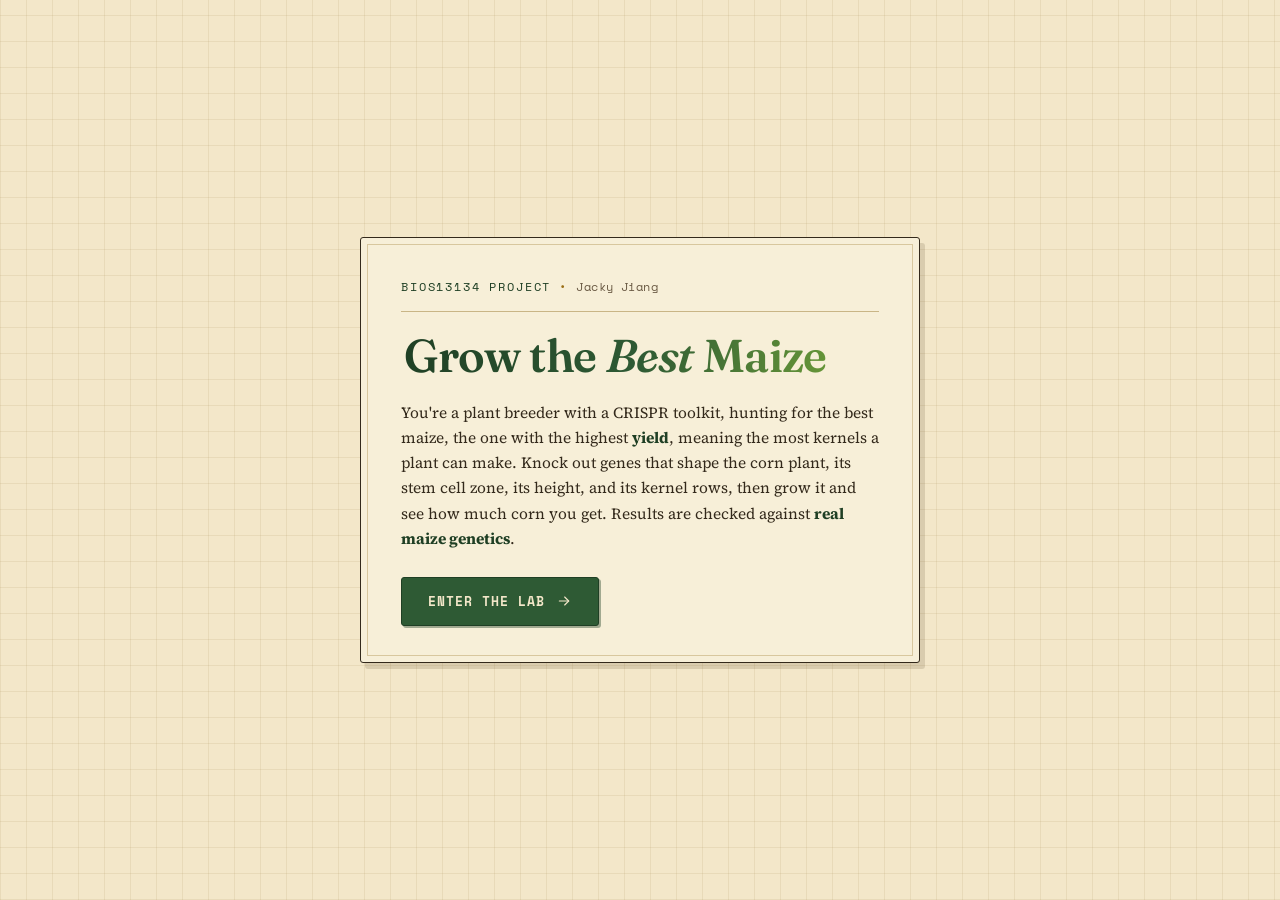
<file: index.html>
<!DOCTYPE html>
<html lang="en">
<head>
<meta charset="UTF-8">
<meta name="viewport" content="width=device-width, initial-scale=1">
<meta name="description" content="An interactive CRISPR gene knockout game built on real maize genetics research.">
<title>Grow the Best Maize</title>
<link rel="preconnect" href="https://fonts.googleapis.com">
<link rel="preconnect" href="https://fonts.gstatic.com" crossorigin>
<link href="https://fonts.googleapis.com/css2?family=Fraunces:ital,opsz,wght@0,9..144,400..700;1,9..144,400..600&family=Source+Serif+4:ital,wght@0,400;0,600;1,400&family=Space+Mono:wght@400;700&display=swap" rel="stylesheet">
<link rel="stylesheet" href="styles.css">
</head>
<body>

<!-- Cover screen. "Enter the lab" links to the game page. -->
<div id="cover">
  <div class="cover-card">
    <div class="cover-meta">
      <span>BIOS13134 Project</span>
      <span class="cover-dot" aria-hidden="true">&bull;</span>
      <span class="cover-author">Jacky Jiang</span>
    </div>
    <h1>Grow the <em>Best</em> Maize</h1>
    <p>
      You're a plant breeder with a CRISPR toolkit, hunting for the best maize, the one with the highest
      <b>yield</b>, meaning the most kernels a plant can make. Knock out genes that shape the corn plant, its
      stem cell zone, its height, and its kernel rows, then grow it and see how much corn you get. Results
      are checked against <b>real maize genetics</b>.
    </p>
    <a class="cover-start" href="game.html">
      Enter the lab
      <svg viewBox="0 0 24 24" aria-hidden="true"><path d="M5 12h14"/><path d="M13 6l6 6-6 6"/></svg>
    </a>
  </div>
</div>

</body>
</html>
</file>
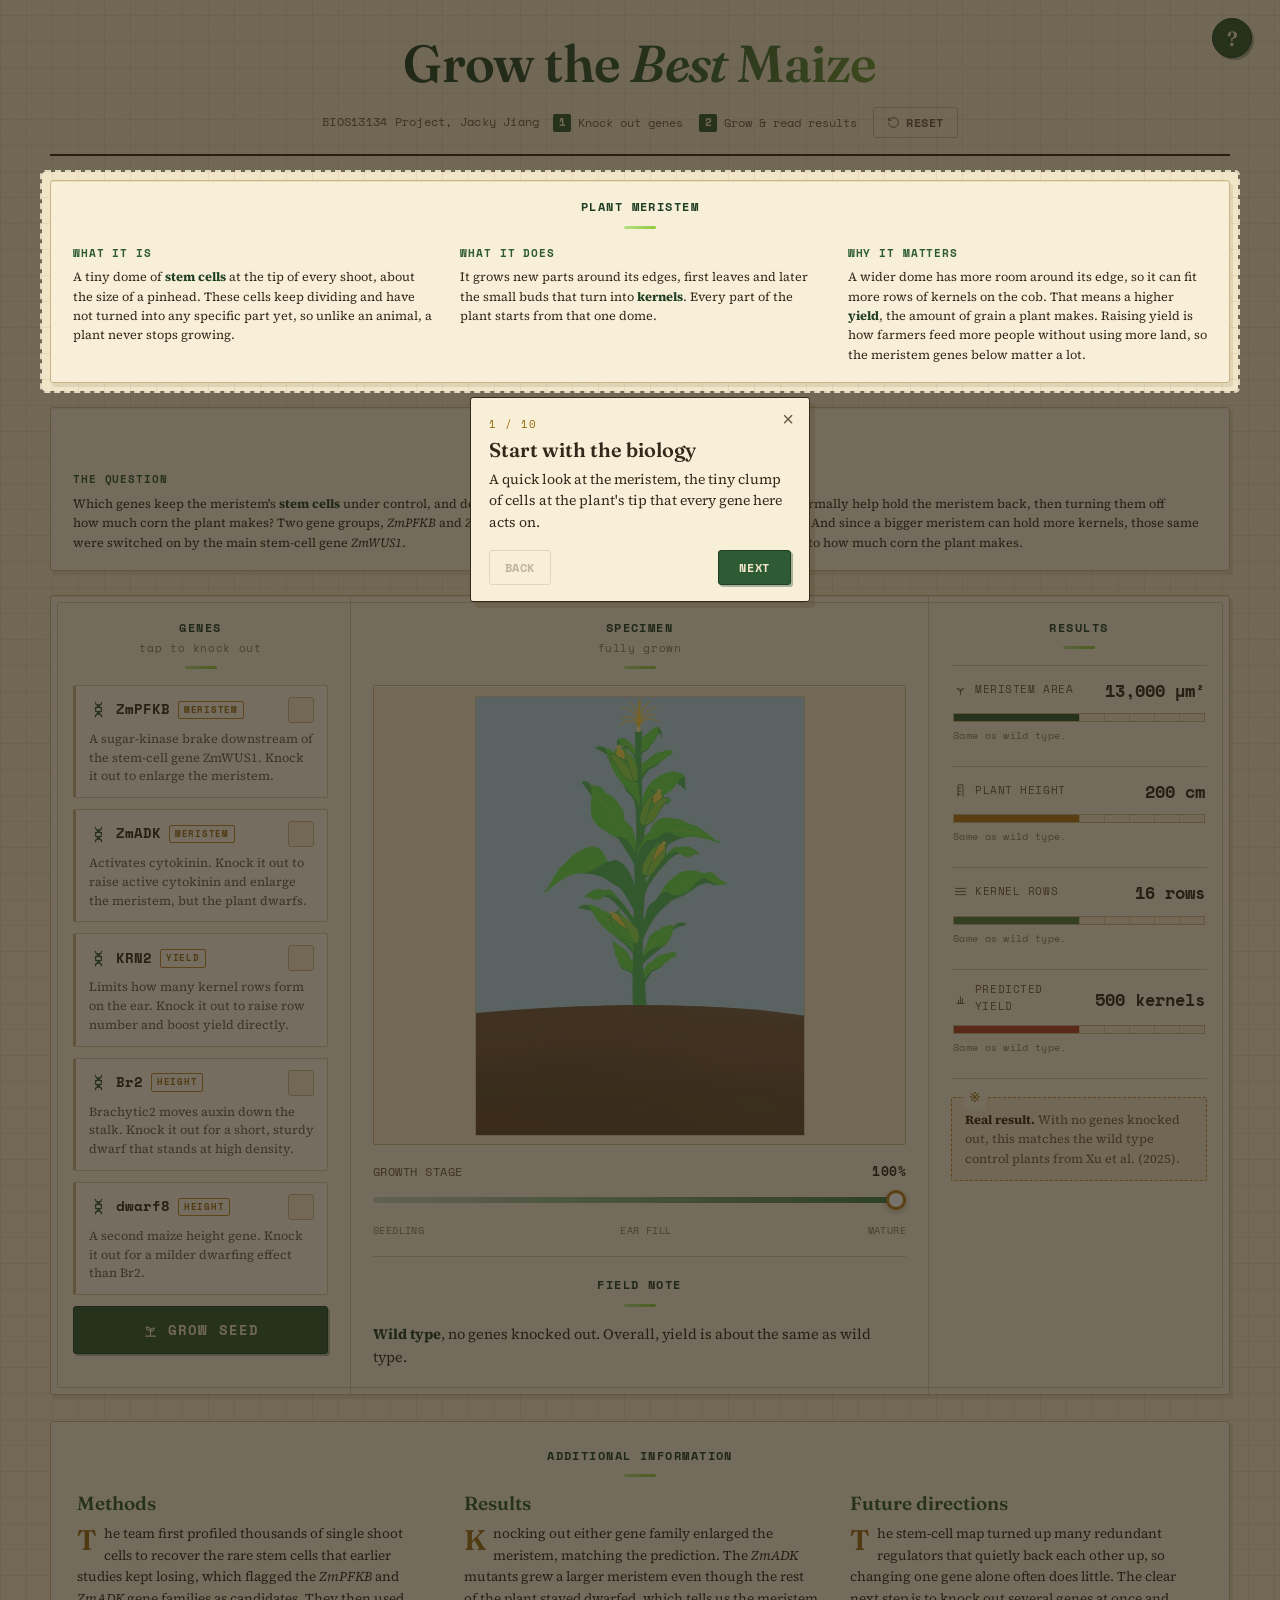
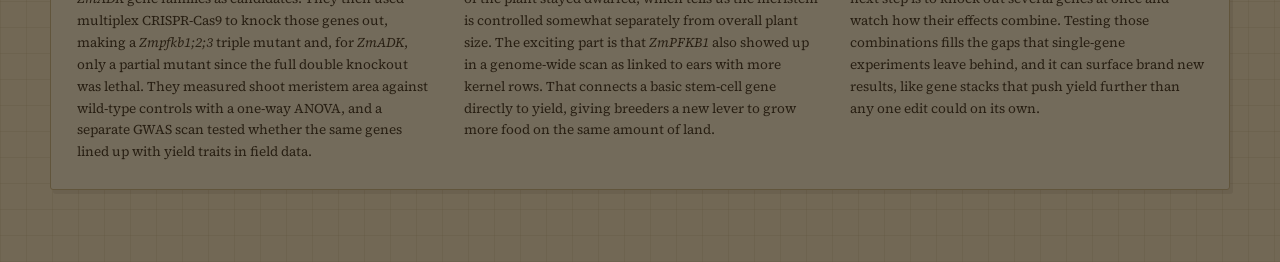
<file: game.html>
<!DOCTYPE html>
<html lang="en">
<head>
<meta charset="UTF-8">
<meta name="viewport" content="width=device-width, initial-scale=1">
<meta name="description" content="An interactive CRISPR gene knockout game built on real maize genetics research.">
<title>Grow the Best Maize, Field Notebook</title>
<link rel="preconnect" href="https://fonts.googleapis.com">
<link rel="preconnect" href="https://fonts.gstatic.com" crossorigin>
<link href="https://fonts.googleapis.com/css2?family=Fraunces:ital,opsz,wght@0,9..144,400..700;1,9..144,400..600&family=Source+Serif+4:ital,wght@0,400;0,600;1,400&family=Space+Mono:wght@400;700&display=swap" rel="stylesheet">
<link rel="stylesheet" href="styles.css">
</head>
<body>

<button id="help-btn" type="button" aria-label="How to play" title="How to play">?</button>

<div class="wrap" id="lab-wrap">

  <!-- ===== MASTHEAD ===== -->
  <header class="masthead">
    <h1>Grow the <em>Best</em> Maize</h1>
    <div class="masthead-meta">
      <span class="byline">BIOS13134 Project, Jacky Jiang</span>
      <span class="masthead-steps">
        <span class="step"><span class="num">1</span> Knock out genes</span>
        <span class="step"><span class="num">2</span> Grow &amp; read results</span>
        <button class="reset-btn" id="reset-btn" type="button">
          <svg viewBox="0 0 24 24" aria-hidden="true"><path d="M3 12a9 9 0 1 0 3-6.7L3 8"/><path d="M3 3v5h5"/></svg>
          Reset
        </button>
      </span>
    </div>
  </header>

  <!-- ===== PLANT BIOLOGY PRIMER ===== -->
  <section id="primer" class="brief">
    <p class="section-title">Plant meristem</p>
    <div class="brief-grid cols-3">
      <div class="brief-block">
        <h3>What it is</h3>
        <p>
          A tiny dome of <b>stem cells</b> at the tip of every shoot, about the size of a pinhead. These
          cells keep dividing and have not turned into any specific part yet, so unlike an animal, a plant
          never stops growing.
        </p>
      </div>
      <div class="brief-block">
        <h3>What it does</h3>
        <p>
          It grows new parts around its edges, first leaves and later the small buds that turn into
          <b>kernels</b>. Every part of the plant starts from that one dome.
        </p>
      </div>
      <div class="brief-block">
        <h3>Why it matters</h3>
        <p>
          A wider dome has more room around its edge, so it can fit more rows of kernels on the cob. That
          means a higher <b>yield</b>, the amount of grain a plant makes. Raising yield is how farmers feed
          more people without using more land, so the meristem genes below matter a lot.
        </p>
      </div>
    </div>
  </section>

  <!-- ===== QUESTION + HYPOTHESIS ===== -->
  <section id="inquiry" class="brief">
    <p class="section-title">Question &amp; hypothesis</p>
    <div class="brief-grid cols-2">
      <div class="brief-block">
        <h3>The question</h3>
        <p>
          Which genes keep the meristem's <b>stem cells</b> under control, and does changing them affect
          how much corn the plant makes? Two gene groups, <i>ZmPFKB</i> and <i>ZmADK</i>, looked like they
          were switched on by the main stem-cell gene <i>ZmWUS1</i>.
        </p>
      </div>
      <div class="brief-block">
        <h3>The hypothesis</h3>
        <p>
          If <i>ZmPFKB</i> and <i>ZmADK</i> normally help hold the meristem back, then turning them off
          should let it grow <b>bigger</b>. And since a bigger meristem can hold more kernels, those same
          genes should also be tied to how much corn the plant makes.
        </p>
      </div>
    </div>
  </section>

  <!-- ===== NOTEBOOK SHEET ===== -->
  <div class="sheet">
    <div class="lab-grid">

      <!-- LEFT: genes -->
      <section class="col col-genes">
        <p class="section-title">Genes <span class="hint">tap to knock out</span></p>

        <div class="gene-toggle" data-gene="pfkb" role="switch" tabindex="0" aria-checked="false" aria-describedby="desc-pfkb">
          <span class="ko-stamp" aria-hidden="true">Knocked out</span>
          <div class="row">
            <span class="gene-name">
              <svg class="gene-ico" viewBox="0 0 24 24" aria-hidden="true"><path d="M8 3c0 4 8 5 8 9s-8 5-8 9"/><path d="M16 3c0 4-8 5-8 9s8 5 8 9"/><path d="M9 6h6M8.2 9.5h7.6M8.2 14.5h7.6M9 18h6"/></svg>
              ZmPFKB <span class="tag">meristem</span>
            </span>
            <div class="switch"><span class="knob"></span></div>
          </div>
          <p class="gene-desc" id="desc-pfkb">A sugar-kinase brake downstream of the stem-cell gene ZmWUS1. Knock it out to enlarge the meristem.</p>
        </div>

        <div class="gene-toggle" data-gene="adk" role="switch" tabindex="0" aria-checked="false" aria-describedby="desc-adk">
          <span class="ko-stamp" aria-hidden="true">Knocked out</span>
          <div class="row">
            <span class="gene-name">
              <svg class="gene-ico" viewBox="0 0 24 24" aria-hidden="true"><path d="M8 3c0 4 8 5 8 9s-8 5-8 9"/><path d="M16 3c0 4-8 5-8 9s8 5 8 9"/><path d="M9 6h6M8.2 9.5h7.6M8.2 14.5h7.6M9 18h6"/></svg>
              ZmADK <span class="tag">meristem</span>
            </span>
            <div class="switch"><span class="knob"></span></div>
          </div>
          <p class="gene-desc" id="desc-adk">Activates cytokinin. Knock it out to raise active cytokinin and enlarge the meristem, but the plant dwarfs.</p>
        </div>

        <div class="gene-toggle" data-gene="krn2" role="switch" tabindex="0" aria-checked="false" aria-describedby="desc-krn2">
          <span class="ko-stamp" aria-hidden="true">Knocked out</span>
          <div class="row">
            <span class="gene-name">
              <svg class="gene-ico" viewBox="0 0 24 24" aria-hidden="true"><path d="M8 3c0 4 8 5 8 9s-8 5-8 9"/><path d="M16 3c0 4-8 5-8 9s8 5 8 9"/><path d="M9 6h6M8.2 9.5h7.6M8.2 14.5h7.6M9 18h6"/></svg>
              KRN2 <span class="tag">yield</span>
            </span>
            <div class="switch"><span class="knob"></span></div>
          </div>
          <p class="gene-desc" id="desc-krn2">Limits how many kernel rows form on the ear. Knock it out to raise row number and boost yield directly.</p>
        </div>

        <div class="gene-toggle" data-gene="br2" role="switch" tabindex="0" aria-checked="false" aria-describedby="desc-br2">
          <span class="ko-stamp" aria-hidden="true">Knocked out</span>
          <div class="row">
            <span class="gene-name">
              <svg class="gene-ico" viewBox="0 0 24 24" aria-hidden="true"><path d="M8 3c0 4 8 5 8 9s-8 5-8 9"/><path d="M16 3c0 4-8 5-8 9s8 5 8 9"/><path d="M9 6h6M8.2 9.5h7.6M8.2 14.5h7.6M9 18h6"/></svg>
              Br2 <span class="tag">height</span>
            </span>
            <div class="switch"><span class="knob"></span></div>
          </div>
          <p class="gene-desc" id="desc-br2">Brachytic2 moves auxin down the stalk. Knock it out for a short, sturdy dwarf that stands at high density.</p>
        </div>

        <div class="gene-toggle" data-gene="dwarf8" role="switch" tabindex="0" aria-checked="false" aria-describedby="desc-dwarf8">
          <span class="ko-stamp" aria-hidden="true">Knocked out</span>
          <div class="row">
            <span class="gene-name">
              <svg class="gene-ico" viewBox="0 0 24 24" aria-hidden="true"><path d="M8 3c0 4 8 5 8 9s-8 5-8 9"/><path d="M16 3c0 4-8 5-8 9s8 5 8 9"/><path d="M9 6h6M8.2 9.5h7.6M8.2 14.5h7.6M9 18h6"/></svg>
              dwarf8 <span class="tag">height</span>
            </span>
            <div class="switch"><span class="knob"></span></div>
          </div>
          <p class="gene-desc" id="desc-dwarf8">A second maize height gene. Knock it out for a milder dwarfing effect than Br2.</p>
        </div>

        <button class="grow-btn" id="grow-btn" type="button">
          <svg viewBox="0 0 24 24" aria-hidden="true"><path d="M5 20h14"/><path d="M12 20v-8"/><path d="M12 12c0-3-2.5-5-6-5 0 3.5 2.5 5 6 5z"/><path d="M12 13c0-2.5 2-4.5 5-4.5 0 3-2.5 4.5-5 4.5z"/></svg>
          Grow seed
        </button>
      </section>

      <!-- CENTER: specimen + notes -->
      <section class="col col-center">
        <div class="screen-card">
          <p class="section-title">Specimen <span class="hint" id="stage-hint">fully grown</span></p>
          <div class="specimen-frame">
            <div class="plant-box" id="plant-box"></div>
          </div>
          <div class="growth-controls">
            <div class="slider-label"><span>Growth stage</span><b id="growth-out">100%</b></div>
            <input type="range" min="0" max="100" value="100" id="growth-slider" class="grow-slider" aria-label="Growth stage">
            <div class="stage-badges"><span>seedling</span><span>ear fill</span><span>mature</span></div>
          </div>
        </div>

        <div class="desc-block">
          <p class="section-title">Field note</p>
          <p class="live-desc" id="live-desc"></p>
        </div>
      </section>

      <!-- RIGHT: readout -->
      <section class="col col-results">
        <p class="section-title">Results</p>

        <div class="stat">
          <div class="stat-top">
            <span class="stat-label">
              <svg viewBox="0 0 24 24" aria-hidden="true"><path d="M12 20v-6"/><path d="M12 14c0-2.5-2-4-5-4 0 3 2 4 5 4z"/><path d="M12 14c0-2.5 2-4 5-4 0 3-2 4-5 4z"/></svg>
              Meristem area
            </span>
            <span class="stat-value" id="area-val">13,000 &micro;m&sup2;</span>
          </div>
          <div class="bar-track"><div class="bar-fill" id="area-bar" style="background:var(--leaf)"></div></div>
          <p class="stat-note" id="area-note">Same as wild type.</p>
        </div>

        <div class="stat">
          <div class="stat-top">
            <span class="stat-label">
              <svg viewBox="0 0 24 24" aria-hidden="true"><path d="M8 21V3h8v18"/><path d="M8 8h4M8 13h4M8 18h4"/></svg>
              Plant height
            </span>
            <span class="stat-value" id="height-val">200 cm</span>
          </div>
          <div class="bar-track"><div class="bar-fill" id="height-bar" style="background:var(--gold-deep)"></div></div>
          <p class="stat-note" id="height-note">Same as wild type.</p>
        </div>

        <div class="stat">
          <div class="stat-top">
            <span class="stat-label">
              <svg viewBox="0 0 24 24" aria-hidden="true"><path d="M4 7h16M4 12h16M4 17h16"/></svg>
              Kernel rows
            </span>
            <span class="stat-value" id="rows-val">16 rows</span>
          </div>
          <div class="bar-track"><div class="bar-fill" id="rows-bar" style="background:#4E7B3F"></div></div>
          <p class="stat-note" id="rows-note">Same as wild type.</p>
        </div>

        <div class="stat">
          <div class="stat-top">
            <span class="stat-label">
              <svg viewBox="0 0 24 24" aria-hidden="true"><path d="M6 20h12M9 20v-5M12 20V9M15 20v-8"/></svg>
              Predicted yield
            </span>
            <span class="stat-value" id="yield-val">500 kernels</span>
          </div>
          <div class="bar-track"><div class="bar-fill" id="yield-bar" style="background:var(--clay)"></div></div>
          <p class="stat-note" id="yield-note">Same as wild type.</p>
        </div>

        <div class="callout" id="callout">
          <b>Real result.</b> With no genes knocked out, this matches the wild type control plants from Xu et al. (2025).
        </div>
      </section>

    </div>
  </div>

  <!-- ===== PRIMARY STUDY WRITE-UP ===== -->
  <div id="additional">
    <p class="section-title">Additional information</p>
    <div class="additional-grid">
      <div class="info-col">
        <h3>Methods</h3>
        <p>
          The team first profiled thousands of single shoot cells to recover the rare stem cells that earlier
          studies kept losing, which flagged the <i>ZmPFKB</i> and <i>ZmADK</i> gene families as candidates.
          They then used multiplex CRISPR-Cas9 to knock those genes out, making a <i>Zmpfkb1;2;3</i> triple
          mutant and, for <i>ZmADK</i>, only a partial mutant since the full double knockout was lethal. They
          measured shoot meristem area against wild-type controls with a one-way ANOVA, and a separate GWAS
          scan tested whether the same genes lined up with yield traits in field data.
        </p>
      </div>
      <div class="info-col">
        <h3>Results</h3>
        <p>
          Knocking out either gene family enlarged the meristem, matching the prediction. The <i>ZmADK</i>
          mutants grew a larger meristem even though the rest of the plant stayed dwarfed, which tells us the
          meristem is controlled somewhat separately from overall plant size. The exciting part is that
          <i>ZmPFKB1</i> also showed up in a genome-wide scan as linked to ears with more kernel rows. That
          connects a basic stem-cell gene directly to yield, giving breeders a new lever to grow more food on
          the same amount of land.
        </p>
      </div>
      <div class="info-col">
        <h3>Future directions</h3>
        <p>
          The stem-cell map turned up many redundant regulators that quietly back each other up, so changing
          one gene alone often does little. The clear next step is to knock out several genes at once and watch
          how their effects combine. Testing those combinations fills the gaps that single-gene experiments
          leave behind, and it can surface brand new results, like gene stacks that push yield further than any
          one edit could on its own.
        </p>
      </div>
    </div>
  </div>

</div>

<script src="script.js"></script>
<script src="plant-frames.js"></script>
<script src="tour.js"></script>
</body>
</html>
</file>
<file: styles.css>
/* Styles for index.html and game.html. */

:root{
  /* paper + rules */
  --paper:#F3E7C9;
  --paper-deep:#EADFBF;
  --paper-card:#F7EFD8;
  --grid:rgba(159,131,74,.13);
  --rule:#D8C79E;
  --rule-strong:#C9B586;

  /* inks */
  --ink:#33291B;
  --ink-soft:#6B5B45;
  --ink-faint:#8A7A60;

  /* colour inks */
  --leaf-ink:#2E5A34;
  --leaf-deep:#1F3F24;
  --leaf-mid:#4E7B3F;
  --ochre:#C08A2A;
  --ochre-deep:#9A6E15;
  --stamp:#B4432B;
  --stamp-soft:rgba(180,67,43,.12);
  --grad-lime:linear-gradient(120deg, #B7E08A 0%, #8FC93A 100%);

  /* compatibility names — game.html bar-fills reference these inline
     via style="background:var(--leaf)" etc. Map them onto the ink palette. */
  --leaf:#2E5A34;
  --gold-deep:#B27A16;
  --clay:#B4432B;

  --font-head:'Fraunces','Playfair Display',Georgia,serif;
  --font-body:'Source Serif 4','Iowan Old Style',Georgia,serif;
  --font-mono:'Space Mono','Courier New',monospace;
}

*{box-sizing:border-box;}
html{scroll-behavior:smooth;}

:focus-visible{
  outline:2.5px solid var(--stamp);
  outline-offset:2px;
  border-radius:2px;
}

@media (prefers-reduced-motion: reduce){
  *{animation-duration:.001s !important; animation-iteration-count:1 !important; transition-duration:.001s !important;}
}

/* ==========================================================================
   Page — warm paper, faint graph grid, subtle grain
   ========================================================================== */
body{
  margin:0;
  min-height:100vh;
  color:var(--ink);
  font-family:var(--font-body);
  font-size:16px;
  line-height:1.6;
  padding:34px 22px 72px;
  position:relative;
  background-color:var(--paper);
  background-image:
    repeating-linear-gradient(0deg, var(--grid) 0 1px, transparent 1px 26px),
    repeating-linear-gradient(90deg, var(--grid) 0 1px, transparent 1px 26px);
  background-position:center top;
}
/* paper grain overlay (very low opacity SVG turbulence) */
body::before{
  content:'';
  position:fixed;inset:0;z-index:0;pointer-events:none;
  opacity:.05;
  background-image:url("data:image/svg+xml,%3Csvg xmlns='http://www.w3.org/2000/svg' width='140' height='140'%3E%3Cfilter id='n'%3E%3CfeTurbulence type='fractalNoise' baseFrequency='0.85' numOctaves='2' stitchTiles='stitch'/%3E%3C/filter%3E%3Crect width='140' height='140' filter='url(%23n)'/%3E%3C/svg%3E");
}
.wrap{max-width:1180px;margin:0 auto;position:relative;z-index:1;}

/* ==========================================================================
   Masthead — left aligned, editorial
   ========================================================================== */
.masthead{
  border-bottom:2px solid var(--ink);
  padding-bottom:16px;
  margin-bottom:24px;
  position:relative;
  text-align:center;
  animation:sheetIn .5s ease both;
}
.masthead-kicker{
  font-family:var(--font-mono);
  font-size:11.5px;
  letter-spacing:.18em;
  text-transform:uppercase;
  color:var(--leaf-deep);
  margin:0 0 6px;
  display:flex;flex-wrap:wrap;align-items:center;gap:8px;
}
.masthead-kicker .dot{color:var(--ochre-deep);}
.masthead h1{
  font-family:var(--font-head);
  font-optical-sizing:auto;
  font-weight:600;
  font-size:52px;
  line-height:1.12;
  letter-spacing:-.015em;
  margin:0;
  padding:0 .06em .06em;
  display:inline-block;
  background:linear-gradient(102deg, #1F3F24 0%, #2E5A34 28%, #7FB03A 60%, #C08A2A 100%);
  -webkit-background-clip:text;
  background-clip:text;
  color:transparent;
  -webkit-text-fill-color:transparent;
  background-size:200% auto;
  animation:titleSheen 9s ease-in-out infinite;
}
@keyframes titleSheen{
  0%,100%{background-position:0% center;}
  50%{background-position:100% center;}
}
.masthead h1 em{font-style:italic;}
.masthead-meta{
  display:flex;flex-wrap:wrap;align-items:baseline;justify-content:center;gap:6px 14px;
  margin-top:12px;
}
.masthead-meta .byline{
  font-family:var(--font-mono);
  font-size:12px;color:var(--ink-soft);
  letter-spacing:.02em;
}
.masthead-steps{
  display:inline-flex;flex-wrap:wrap;align-items:center;justify-content:center;gap:6px 16px;
  font-family:var(--font-mono);font-size:11.5px;color:var(--ink-soft);
}
.masthead-steps .step{display:inline-flex;align-items:center;gap:7px;}
.masthead-steps .num{
  font-weight:700;color:var(--paper);background:var(--leaf-ink);
  width:18px;height:18px;border-radius:2px;
  display:inline-flex;align-items:center;justify-content:center;font-size:11px;
}
.reset-btn{
  font-family:var(--font-mono);
  font-size:11.5px;font-weight:700;letter-spacing:.04em;text-transform:uppercase;
  color:var(--ink-soft);
  background:transparent;
  border:1.5px solid var(--rule-strong);
  padding:6px 13px;border-radius:3px;
  cursor:pointer;
  display:inline-flex;align-items:center;gap:6px;
  transition:border-color .15s, color .15s, background .15s;
}
.reset-btn:hover{border-color:var(--stamp);color:var(--stamp);background:var(--stamp-soft);}
.reset-btn:active{transform:translateY(1px);}
.reset-btn svg{width:13px;height:13px;stroke:currentColor;fill:none;stroke-width:1.8;}

@media (max-width:640px){
  .masthead h1{font-size:38px;}
  .masthead-steps{margin-left:0;width:100%;}
}
@media (max-width:520px){
  body{padding-top:52px;}
}

/* ==========================================================================
   The notebook sheet — one framed panel, three ruled columns
   ========================================================================== */
.sheet{
  background:var(--paper-card);
  border:1.5px solid var(--rule-strong);
  box-shadow:0 1px 0 var(--paper-deep) inset, 3px 4px 0 rgba(84,64,32,.10);
  border-radius:3px;
  position:relative;
  animation:sheetIn .55s ease both .05s;
}
/* faint inner double-rule frame */
.sheet::after{
  content:'';position:absolute;inset:6px;
  border:1px solid var(--rule);
  border-radius:2px;pointer-events:none;
}
@keyframes sheetIn{
  from{opacity:0;transform:translateY(10px);}
  to{opacity:1;transform:translateY(0);}
}

.lab-grid{
  display:grid;
  grid-template-columns:300px minmax(0,1fr) 300px;
  align-items:stretch;
  position:relative;z-index:1;
}
.lab-grid > .col{
  padding:22px 22px 24px;
  border-right:1px solid var(--rule);
}
.lab-grid > .col:last-child{border-right:none;}
.col-center{display:flex;flex-direction:column;gap:0;}
.col-center .screen-card{padding-bottom:18px;border-bottom:1px solid var(--rule);}
.col-center .desc-block{padding-top:18px;}

@media (max-width:940px){
  .lab-grid{grid-template-columns:1fr;}
  .lab-grid > .col{border-right:none;border-bottom:1px solid var(--rule);}
  .lab-grid > .col:last-child{border-bottom:none;}
}

/* ==========================================================================
   Worksheet section headers
   ========================================================================== */
.section-title{
  font-family:var(--font-mono);
  font-size:12px;font-weight:700;
  letter-spacing:.12em;text-transform:uppercase;
  color:var(--leaf-deep);
  margin:0 0 16px;
  text-align:center;
}
.section-title .st-no{color:var(--ochre-deep);margin-right:5px;}
.section-title .hint{
  display:block;
  font-family:var(--font-mono);font-weight:400;
  font-size:10.5px;letter-spacing:.06em;text-transform:none;
  color:var(--ink-faint);
  margin-top:3px;
}
/* short centered rule under the title */
.section-title::after{
  content:'';display:block;width:32px;height:3px;
  margin:9px auto 0;border-radius:3px;background:var(--grad-lime);
}

/* ==========================================================================
   Gene checklist
   ========================================================================== */
.gene-toggle{
  position:relative;
  border:1px solid var(--rule);
  border-left:3px solid var(--rule-strong);
  background:rgba(255,255,255,.35);
  border-radius:2px;
  padding:11px 13px;
  margin-bottom:11px;
  cursor:pointer;
  overflow:hidden;
  transition:border-color .16s, background .16s, transform .12s;
  animation:geneIn .45s ease both;
}
.gene-toggle:nth-child(3){animation-delay:.04s;}
.gene-toggle:nth-child(4){animation-delay:.08s;}
.gene-toggle:nth-child(5){animation-delay:.12s;}
.gene-toggle:nth-child(6){animation-delay:.16s;}
.gene-toggle:nth-child(7){animation-delay:.20s;}
@keyframes geneIn{
  from{opacity:0;transform:translateX(-8px);}
  to{opacity:1;transform:translateX(0);}
}
.gene-toggle:hover{
  border-color:var(--leaf-mid);
  border-left-color:var(--leaf-ink);
  background:rgba(255,255,255,.6);
}
.gene-toggle:active{transform:translateX(1px);}
.gene-toggle.active{
  border-color:var(--leaf-ink);
  border-left-color:var(--stamp);
  background:rgba(46,90,52,.07);
}
.gene-toggle .row{
  display:flex;justify-content:space-between;align-items:center;gap:10px;
}
.gene-name{
  font-family:var(--font-mono);
  font-weight:700;font-size:13.5px;
  color:var(--ink);
  display:flex;align-items:center;gap:8px;
}
.gene-ico{width:19px;height:19px;flex:none;stroke:var(--leaf-ink);fill:none;stroke-width:1.5;stroke-linecap:round;stroke-linejoin:round;}
.gene-toggle.active .gene-ico{stroke:var(--leaf-deep);}
.gene-name .tag{
  font-family:var(--font-mono);
  font-weight:700;font-size:9px;
  text-transform:uppercase;letter-spacing:.08em;
  color:var(--ochre-deep);
  border:1px solid var(--ochre);
  border-radius:2px;
  padding:1px 5px;
}
.gene-desc{
  font-family:var(--font-body);
  font-size:12.5px;color:var(--ink-soft);
  margin:7px 0 0;line-height:1.5;
}

/* the ink toggle — a stamped checkbox */
.switch{
  width:26px;height:26px;flex:none;position:relative;
  border:1.75px solid var(--rule-strong);
  border-radius:3px;
  background:var(--paper);
  transition:border-color .18s, background .18s;
}
.switch .knob{
  position:absolute;inset:0;
  display:block;
  opacity:0;transform:scale(.4) rotate(-12deg);
  transition:opacity .18s, transform .22s cubic-bezier(.34,1.56,.64,1);
  background-image:url("data:image/svg+xml,%3Csvg xmlns='http://www.w3.org/2000/svg' viewBox='0 0 24 24' fill='none' stroke='%23B4432B' stroke-width='3' stroke-linecap='round'%3E%3Cpath d='M5 6l14 12M19 6L5 18'/%3E%3C/svg%3E");
  background-size:78% 78%;background-position:center;background-repeat:no-repeat;
}
.gene-toggle.active .switch{border-color:var(--stamp);background:var(--stamp-soft);}
.gene-toggle.active .switch .knob{opacity:1;transform:scale(1) rotate(0);}

/* the "knocked out" field stamp */
.ko-stamp{
  position:absolute;top:9px;right:46px;
  font-family:var(--font-mono);font-weight:700;
  font-size:9px;letter-spacing:.1em;text-transform:uppercase;
  color:var(--stamp);
  border:1.5px solid var(--stamp);
  border-radius:3px;
  padding:2px 6px;
  transform:rotate(-8deg) scale(.6);
  opacity:0;
  pointer-events:none;
  transition:opacity .16s;
}
.gene-toggle.active .ko-stamp{
  opacity:.9;
  animation:stampIn .32s cubic-bezier(.3,1.5,.5,1) both;
}
@keyframes stampIn{
  0%{opacity:0;transform:rotate(-8deg) scale(1.5);}
  60%{opacity:.9;transform:rotate(-8deg) scale(.92);}
  100%{opacity:.9;transform:rotate(-8deg) scale(1);}
}

/* ==========================================================================
   Grow button — solid ink, no gradient
   ========================================================================== */
.grow-btn{
  margin-top:6px;
  width:100%;
  padding:13px;
  border:1.5px solid var(--leaf-deep);
  border-radius:3px;
  background:var(--leaf-ink);
  color:var(--paper);
  font-family:var(--font-mono);
  font-weight:700;font-size:13.5px;
  letter-spacing:.08em;text-transform:uppercase;
  cursor:pointer;
  display:flex;align-items:center;justify-content:center;gap:9px;
  box-shadow:2px 2px 0 rgba(31,63,36,.35);
  transition:transform .1s, box-shadow .1s, background .15s;
}
.grow-btn svg{width:17px;height:17px;stroke:var(--paper);fill:none;stroke-width:1.6;stroke-linecap:round;stroke-linejoin:round;}
.grow-btn:hover{background:var(--leaf-deep);}
.grow-btn:active{transform:translate(2px,2px);box-shadow:0 0 0 rgba(31,63,36,0);}
.grow-btn:disabled{opacity:.55;cursor:default;box-shadow:none;transform:none;}

/* ==========================================================================
   Specimen screen + plant
   ========================================================================== */
.specimen-frame{
  border:1px solid var(--rule-strong);
  background:var(--paper);
  padding:10px 10px 8px;
  border-radius:2px;
  box-shadow:0 1px 0 rgba(255,255,255,.5) inset;
}
.plant-box{
  width:100%;
  max-width:330px;
  margin:0 auto;
  aspect-ratio:3/4;
  border:1px solid var(--rule);
  position:relative;
  overflow:hidden;
  /* meaningful gradient: a plain field sky over soil */
  background:linear-gradient(to bottom,
    #DCE9CE 0%, #E4EED6 58%, #E4EED6 72%,
    #C69A63 72%, #9A6E3E 100%);
}
/* simple flat sun disc, no pulse */
.plant-box::before{
  content:'';position:absolute;top:14px;right:16px;
  width:34px;height:34px;border-radius:50%;
  background:var(--ochre);opacity:.4;
}
.plant-box svg{position:absolute;left:0;top:0;width:100%;height:100%;}
/* specimen frames (plant-frames.js) fill the screen */
.plant-frame{
  position:absolute;inset:0;
  width:100%;height:100%;
  object-fit:cover;object-position:center top;
  display:block;
}

/* style the placeholder SVG that script.js injects */
.plant-placeholder{transition:opacity .2s ease;animation:swaySoft 6s ease-in-out infinite;transform-origin:50% 92%;}
.plant-placeholder line{stroke:var(--leaf-deep) !important;stroke-width:3.4 !important;}
.plant-placeholder path{fill:var(--leaf-ink) !important;}
.plant-placeholder ellipse{fill:rgba(51,41,27,.16) !important;}
@keyframes swaySoft{
  0%,100%{transform:rotate(-1deg);}
  50%{transform:rotate(1deg);}
}
.plant-placeholder-tag{
  position:absolute;top:9px;left:9px;z-index:1;
  font-family:var(--font-mono);font-size:9px;letter-spacing:.06em;
  text-transform:uppercase;color:var(--ink-soft);
  background:rgba(247,239,216,.85);
  border:1px solid var(--rule);
  border-radius:2px;padding:2px 7px;
}

/* growth controls */
.growth-controls{margin-top:16px;}
.slider-label{
  display:flex;justify-content:space-between;align-items:baseline;
  font-family:var(--font-mono);font-size:11.5px;letter-spacing:.04em;
  text-transform:uppercase;color:var(--ink-soft);margin-bottom:8px;
}
.slider-label b{color:var(--ink);font-size:13px;}
input[type=range]{
  width:100%;height:20px;margin:0;
  -webkit-appearance:none;appearance:none;background:transparent;cursor:pointer;
}
input[type=range]::-webkit-slider-runnable-track{
  height:6px;border-radius:4px;
  background:linear-gradient(to right, #C6D8C0 0%, #3F7D45 100%);
}
input[type=range]::-webkit-slider-thumb{
  -webkit-appearance:none;margin-top:-7px;
  width:20px;height:20px;border-radius:50%;
  background:#fff;border:3px solid #B5811A;
  box-shadow:0 2px 6px rgba(0,0,0,.25);
  transition:transform .15s;
}
input[type=range]::-webkit-slider-thumb:hover{transform:scale(1.15);}
input[type=range]::-moz-range-track{
  height:6px;border-radius:4px;
  background:linear-gradient(to right, #C6D8C0 0%, #3F7D45 100%);
}
input[type=range]::-moz-range-thumb{
  width:16px;height:16px;border-radius:50%;
  background:#fff;border:3px solid #B5811A;
  box-shadow:0 2px 6px rgba(0,0,0,.25);
}
.stage-badges{
  display:flex;justify-content:space-between;
  font-family:var(--font-mono);font-size:9.5px;letter-spacing:.04em;
  text-transform:uppercase;color:var(--ink-faint);margin-top:6px;
}

/* ==========================================================================
   Description
   ========================================================================== */
.live-desc{
  font-family:var(--font-body);
  font-size:14.5px;color:var(--ink);line-height:1.62;margin:0;
}
.live-desc b{color:var(--leaf-deep);font-weight:700;}

/* ==========================================================================
   Readout / results — ruled measurement rows
   ========================================================================== */
.stat{
  border:none;
  border-bottom:1px solid var(--rule);
  padding:11px 2px 12px;
  background:transparent;
  transition:background .3s;
}
.stat:first-of-type{border-top:1px solid var(--rule);}
.stat-top{display:flex;justify-content:space-between;align-items:baseline;gap:8px;}
.stat-label{
  font-family:var(--font-mono);font-size:11px;letter-spacing:.05em;
  text-transform:uppercase;color:var(--ink-soft);
  display:flex;align-items:center;gap:7px;
}
.stat-label svg{width:15px;height:15px;stroke:var(--ink-soft);fill:none;stroke-width:1.5;stroke-linecap:round;stroke-linejoin:round;}
.stat-value{
  font-family:var(--font-mono);font-weight:700;font-size:17px;
  color:var(--ink);white-space:nowrap;font-variant-numeric:tabular-nums;
}
.bar-track{
  height:9px;margin-top:9px;
  background:
    repeating-linear-gradient(90deg, var(--rule) 0 1px, transparent 1px 10%),
    var(--paper);
  border:1px solid var(--rule-strong);
  border-radius:0;
  overflow:hidden;
}
.bar-fill{
  height:100%;
  background:var(--leaf-ink);
  transition:width .55s cubic-bezier(.4,1.2,.5,1);
}
.stat-note{
  font-family:var(--font-mono);font-size:10px;letter-spacing:.03em;
  color:var(--ink-faint);margin-top:6px;
}
.stat.flash{background:var(--stamp-soft);}

/* callout as a pinned margin note */
.callout{
  margin-top:18px;
  position:relative;
  font-family:var(--font-body);
  font-size:12.5px;color:var(--ink-soft);line-height:1.55;
  background:rgba(192,138,42,.09);
  border:1px dashed var(--ochre);
  border-radius:2px;
  padding:12px 13px;
  animation:fadeIn .35s ease;
}
.callout b{color:var(--ink);font-weight:700;}
.callout::before{
  content:'※';
  position:absolute;top:-11px;left:12px;
  background:var(--paper-card);padding:0 5px;
  color:var(--ochre-deep);font-size:14px;
}
@keyframes fadeIn{
  from{opacity:0;transform:translateY(4px);}
  to{opacity:1;transform:translateY(0);}
}

/* ==========================================================================
   Briefing cards — short framed panels above the lab (meristem, inquiry)
   ========================================================================== */
.brief{
  background:var(--paper-card);
  border:1.5px solid var(--rule-strong);
  box-shadow:0 1px 0 var(--paper-deep) inset, 3px 4px 0 rgba(84,64,32,.10);
  border-radius:3px;
  padding:16px 22px 18px;
  margin-bottom:24px;
  animation:sheetIn .5s ease both .03s;
}
.brief-grid{
  display:grid;
  gap:10px 28px;
  margin-top:8px;
}
.brief-grid.cols-3{grid-template-columns:repeat(3, minmax(0,1fr));}
.brief-grid.cols-2{grid-template-columns:repeat(2, minmax(0,1fr));}
.brief-block h3{
  font-family:var(--font-mono);
  font-size:11px;font-weight:700;
  letter-spacing:.08em;text-transform:uppercase;
  margin:0 0 5px;color:var(--leaf-ink);
}
.brief-block p{
  font-family:var(--font-body);
  font-size:12.5px;color:var(--ink);line-height:1.55;margin:0;
}
.brief-block b{color:var(--leaf-deep);font-weight:700;}
.brief-block i{font-style:italic;}

@media (max-width:760px){
  .brief-grid.cols-3,
  .brief-grid.cols-2{grid-template-columns:1fr;gap:14px;}
}

/* ==========================================================================
   Additional info
   ========================================================================== */
#additional{
  margin-top:26px;
  background:var(--paper-card);
  border:1.5px solid var(--rule-strong);
  box-shadow:3px 4px 0 rgba(84,64,32,.10);
  border-radius:3px;
  padding:24px 24px 26px;
  animation:sheetIn .5s ease both .1s;
}
.additional-grid{
  display:grid;
  grid-template-columns:repeat(auto-fit, minmax(230px, 1fr));
  gap:22px 30px;
  margin-top:6px;
}
.info-col{position:relative;padding-left:2px;}
.info-col + .info-col{}
.info-col h3{
  font-family:var(--font-head);
  font-weight:600;font-size:19px;
  margin:0 0 8px;color:var(--leaf-ink);
  line-height:1.15;
}
.info-col p{
  font-family:var(--font-body);
  font-size:13.5px;color:var(--ink);line-height:1.62;margin:0;
}
.info-col p::first-letter{
  font-family:var(--font-head);
  font-weight:600;font-size:2.1em;line-height:.9;
  float:left;margin:4px 7px 0 0;color:var(--ochre-deep);
}

/* ==========================================================================
   Help button
   ========================================================================== */
#help-btn{
  /* align to the right edge of the 1180px content column on wide screens,
     falling back to the page padding on narrower ones */
  position:fixed;top:18px;right:max(10px, calc(50% - 612px));z-index:90;
  width:40px;height:40px;border-radius:50%;
  border:1.5px solid var(--leaf-deep);
  background:var(--leaf-ink);color:var(--paper);
  font-family:var(--font-head);font-weight:600;font-size:20px;
  cursor:pointer;
  box-shadow:2px 2px 0 rgba(31,63,36,.35);
  transition:transform .12s, box-shadow .12s, background .15s;
}
#help-btn:hover{background:var(--leaf-deep);}
#help-btn:active{transform:translate(2px,2px);box-shadow:none;}

/* ==========================================================================
   Cover screen (start.html)
   ========================================================================== */
#cover{
  position:fixed;inset:0;z-index:100;
  display:flex;align-items:center;justify-content:center;
  padding:24px;
  background-color:var(--paper);
  background-image:
    repeating-linear-gradient(0deg, var(--grid) 0 1px, transparent 1px 26px),
    repeating-linear-gradient(90deg, var(--grid) 0 1px, transparent 1px 26px);
  transition:opacity .5s ease, visibility .5s ease;
}
#cover.hide{opacity:0;visibility:hidden;pointer-events:none;}
.cover-card{
  position:relative;max-width:560px;width:100%;
  background:var(--paper-card);
  border:1.5px solid var(--ink);
  box-shadow:5px 6px 0 rgba(84,64,32,.16);
  border-radius:3px;
  padding:40px 40px 36px;
  animation:sheetIn .55s cubic-bezier(.22,.9,.32,1.1) both;
}
.cover-card::after{
  content:'';position:absolute;inset:6px;border:1px solid var(--rule);pointer-events:none;
}
.cover-meta{
  display:flex;flex-wrap:wrap;align-items:center;gap:8px;
  font-family:var(--font-mono);font-size:11.5px;letter-spacing:.16em;
  text-transform:uppercase;color:var(--leaf-deep);
  border-bottom:1.5px solid var(--rule-strong);padding-bottom:14px;margin-bottom:18px;
}
.cover-meta .cover-dot{color:var(--ochre-deep);}
.cover-meta .cover-author{letter-spacing:.04em;color:var(--ink-soft);text-transform:none;}
.cover-card h1{
  font-family:var(--font-head);font-weight:600;
  font-size:46px;line-height:1.12;letter-spacing:-.015em;
  margin:0 0 16px;
  display:inline-block;
  padding:0 .06em .06em;
  background:linear-gradient(102deg, #1F3F24 0%, #2E5A34 28%, #7FB03A 60%, #C08A2A 100%);
  -webkit-background-clip:text;
  background-clip:text;
  color:transparent;
  -webkit-text-fill-color:transparent;
  background-size:200% auto;
  animation:titleSheen 9s ease-in-out infinite;
}
.cover-card h1 em{font-style:italic;}
.cover-card p{
  font-family:var(--font-body);
  font-size:15.5px;color:var(--ink);line-height:1.62;margin:0 0 26px;
}
.cover-card p b{color:var(--leaf-deep);font-weight:700;}
.cover-start{
  display:inline-flex;align-items:center;gap:10px;
  text-decoration:none;
  padding:13px 26px;border-radius:3px;
  border:1.5px solid var(--leaf-deep);
  background:var(--leaf-ink);color:var(--paper);
  font-family:var(--font-mono);font-weight:700;font-size:13px;
  letter-spacing:.08em;text-transform:uppercase;
  cursor:pointer;
  box-shadow:2px 2px 0 rgba(31,63,36,.4);
  transition:transform .12s, box-shadow .12s, background .15s;
}
.cover-start:hover{background:var(--leaf-deep);}
.cover-start:active{transform:translate(2px,2px);box-shadow:none;}
.cover-start svg{width:16px;height:16px;stroke:var(--paper);fill:none;stroke-width:1.7;stroke-linecap:round;stroke-linejoin:round;}
@media (max-width:520px){
  .cover-card{padding:30px 26px;}
  .cover-card h1{font-size:34px;}
}

/* ==========================================================================
   Walkthrough / tour — restyled to match the notebook
   ========================================================================== */
#tour-overlay{
  position:fixed;inset:0;z-index:200;
  opacity:0;visibility:hidden;
  transition:opacity .25s ease, visibility .25s ease;
}
#tour-overlay.open{opacity:1;visibility:visible;}
.tour-spotlight{
  position:fixed;border-radius:3px;
  box-shadow:0 0 0 9999px rgba(35,27,15,.62);
  outline:2px dashed rgba(247,239,216,.85);
  outline-offset:0;pointer-events:none;
  transition:top .25s ease, left .25s ease, width .25s ease, height .25s ease, opacity .2s ease;
}
#tour-overlay.centered::before{
  content:'';position:fixed;inset:0;background:rgba(35,27,15,.62);
}
.tour-card{
  position:fixed;width:340px;max-width:calc(100vw - 24px);
  background:var(--paper-card);
  border:1.5px solid var(--ink);
  border-radius:3px;
  padding:18px 18px 16px;
  box-shadow:5px 6px 0 rgba(84,64,32,.2);
  animation:tourPop .28s cubic-bezier(.22,.9,.32,1.1);
}
.tour-card--center{
  top:50% !important;left:50% !important;
  transform:translate(-50%,-50%);width:420px;
}
@keyframes tourPop{
  from{opacity:0;transform:translateY(8px);}
  to{opacity:1;transform:translateY(0);}
}
.tour-card--center{animation:tourPopCenter .28s cubic-bezier(.22,.9,.32,1.1);}
@keyframes tourPopCenter{
  from{opacity:0;transform:translate(-50%,-48%);}
  to{opacity:1;transform:translate(-50%,-50%);}
}
.tour-skip{
  position:absolute;top:9px;right:11px;
  border:none;background:none;cursor:pointer;
  font-size:20px;line-height:1;color:var(--ink-soft);
  padding:2px 4px;border-radius:2px;
  transition:color .15s, background .15s;
}
.tour-skip:hover{color:var(--stamp);background:var(--stamp-soft);}
.tour-count{
  font-family:var(--font-mono);font-size:10.5px;letter-spacing:.1em;
  text-transform:uppercase;color:var(--ochre-deep);margin:0 0 6px;
}
.tour-title{
  font-family:var(--font-head);font-weight:600;font-size:20px;
  color:var(--ink);margin:0 0 8px;line-height:1.1;
}
.tour-body{
  font-family:var(--font-body);font-size:14px;color:var(--ink);
  line-height:1.55;margin:0 0 16px;
}
.tour-nav{display:flex;justify-content:space-between;align-items:center;gap:10px;}
.tour-back{
  border:1.5px solid var(--rule-strong);background:transparent;color:var(--ink-soft);
  font-family:var(--font-mono);font-weight:700;font-size:12px;
  letter-spacing:.04em;text-transform:uppercase;
  padding:8px 15px;border-radius:3px;cursor:pointer;
  transition:border-color .15s, color .15s;
}
.tour-back:hover:not(:disabled){border-color:var(--leaf-ink);color:var(--leaf-deep);}
.tour-back:disabled{opacity:.4;cursor:default;}
.tour-next{
  border:1.5px solid var(--leaf-deep);
  background:var(--leaf-ink);color:var(--paper);
  font-family:var(--font-mono);font-weight:700;font-size:12px;
  letter-spacing:.06em;text-transform:uppercase;
  padding:8px 20px;border-radius:3px;cursor:pointer;
  box-shadow:2px 2px 0 rgba(31,63,36,.35);
  transition:transform .1s, box-shadow .1s, background .15s;
}
.tour-next:hover{background:var(--leaf-deep);}
.tour-next:active{transform:translate(2px,2px);box-shadow:none;}
</file>
